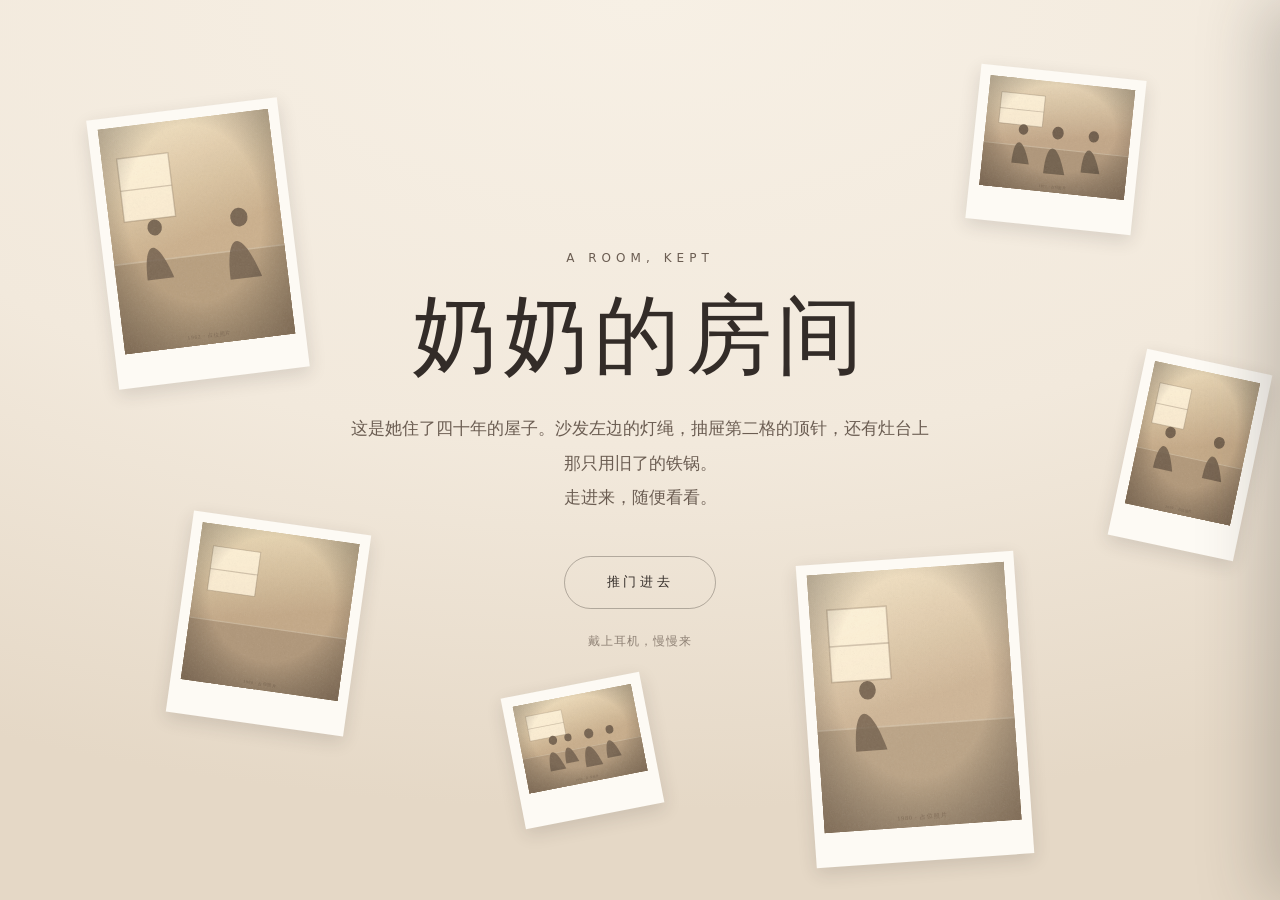
<file: index.html>
<!DOCTYPE html>
<html lang="zh-CN">
<head>
<meta charset="utf-8">
<meta name="viewport" content="width=device-width, initial-scale=1, viewport-fit=cover">
<title>奶奶的房间</title>
<meta name="description" content="一个可以走进去的数字纪念：客厅、厨房、旧照片，和一些还留在这里的声音。">
<link rel="stylesheet" href="styles/style.css">
</head>
<body data-phase="day">

<a class="skip" href="#viewRoom">跳到房间</a>

<!-- ============ 1. 封面：旧照片拼贴 ============ -->
<section class="view view--intro is-active" id="viewIntro">
  <div class="intro__photos" id="introPhotos" aria-hidden="true"></div>
  <div class="intro__inner">
    <p class="intro__kicker" id="introKicker"></p>
    <h1 class="intro__title" id="introTitle">奶奶的房间</h1>
    <p class="intro__lead" id="introLead"></p>
    <button class="btn" id="enterBtn" type="button">推门进去</button>
    <p class="intro__hint" id="introHint"></p>
  </div>
</section>

<!-- ============ 2. 房间 ============ -->
<section class="view view--room" id="viewRoom" aria-label="房间">
  <header class="topbar">
    <span class="brand" id="brand"></span>
    <div class="topbar__tools">
      <button class="pill" id="hintBtn" type="button" aria-pressed="false">哪里可以看</button>
      <button class="pill" id="soundBtn" type="button" aria-pressed="true">声音</button>
      <button class="pill" id="deskBtn" type="button">照片桌<span class="pill__count" id="photoCount" hidden></span></button>
      <button class="pill pill--ghost" id="menuBtn" type="button" aria-expanded="false" aria-controls="menu">…</button>
    </div>
  </header>

  <div class="stage">
    <div class="stage__fit" id="stageFit">
      <div class="scene" id="scene">
        <img class="scene__art" id="sceneArt" alt="" draggable="false">
        <div class="scene__light" id="sceneLight" aria-hidden="true"></div>
        <div class="scene__grain" aria-hidden="true"></div>
        <div class="scene__hotspots" id="hotspots"></div>
        <div class="speech" id="speech" role="status" aria-live="polite" hidden></div>
      </div>
    </div>
    <p class="pan-hint" id="panHint" hidden>← 左右滑动看看房间 →</p>
    <nav class="scenetabs" id="sceneTabs" aria-label="房间之间"></nav>
  </div>

  <div class="menu" id="menu" hidden>
    <button type="button" data-menu="restart">从头再来一次</button>
    <button type="button" data-menu="about">关于这个项目</button>
  </div>
</section>

<!-- ============ 3. 照片桌：自由拼贴 ============ -->
<section class="view view--desk" id="viewDesk" aria-label="照片桌">
  <header class="deskbar">
    <button class="pill" id="deskBack" type="button">← 回到房间</button>
    <p class="deskbar__title">照片桌</p>
    <div class="deskbar__tools">
      <button class="pill" id="deskExport" type="button">导出图片</button>
      <button class="pill pill--ghost" id="deskClear" type="button">清空</button>
    </div>
  </header>
  <div class="desk">
    <div class="desk__tray" id="deskTray" aria-label="抽屉里的照片"></div>
    <div class="desk__board" id="deskBoard" aria-label="桌面，拖动照片自由摆放"></div>
  </div>
  <p class="desk__note" id="deskNote"></p>
</section>

<!-- ============ 记忆抽屉 ============ -->
<aside class="drawer" id="drawer" role="dialog" aria-modal="false" aria-labelledby="drawerTitle" aria-hidden="true" tabindex="-1">
  <button class="drawer__close" id="drawerClose" type="button" aria-label="关上这扇小门">×</button>
  <div class="drawer__body" id="drawerBody"></div>
</aside>
<div class="drawer__scrim" id="drawerScrim" hidden></div>

<!-- ============ 看图 ============ -->
<div class="lightbox" id="lightbox" role="dialog" aria-modal="true" aria-label="看照片" aria-hidden="true">
  <button class="lightbox__close" id="lightboxClose" type="button" aria-label="关上">×</button>
  <button class="lightbox__nav lightbox__nav--prev" id="lightboxPrev" type="button" aria-label="上一张">‹</button>
  <figure class="lightbox__figure">
    <img id="lightboxImg" alt="">
    <figcaption id="lightboxCap"></figcaption>
  </figure>
  <button class="lightbox__nav lightbox__nav--next" id="lightboxNext" type="button" aria-label="下一张">›</button>
</div>

<audio id="ambient" loop preload="none"></audio>

<script>
/* 开发用：把页面里的报错收集起来，方便排查（不影响访客） */
window.__errs = [];
window.addEventListener("error", function (e) { window.__errs.push(String(e.message)); });
window.addEventListener("unhandledrejection", function (e) { window.__errs.push("promise: " + e.reason); });
</script>
<script src="data/content.js"></script>
<script src="js/engine.js"></script>
<script src="js/collage.js"></script>
</body>
</html>
</file>
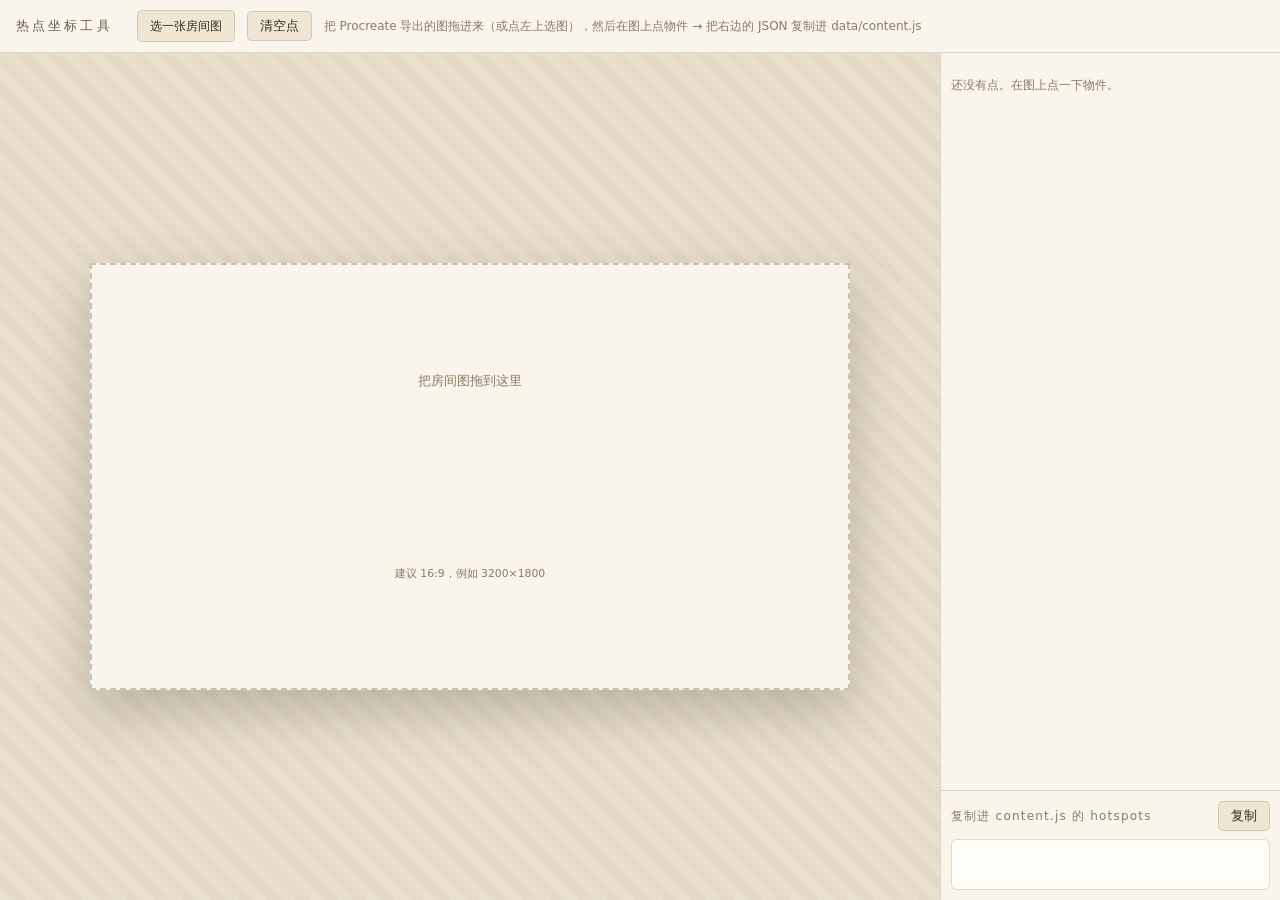
<file: tools/hotspot-editor.html>
<!DOCTYPE html>
<html lang="zh-CN">
<head>
<meta charset="utf-8">
<meta name="viewport" content="width=device-width, initial-scale=1">
<title>热点坐标工具 · 奶奶的房间</title>
<style>
  :root{--ink:#332c28;--paper:#f3ebdd;--gold:#a8834f;--line:rgba(51,44,40,.16)}
  *{box-sizing:border-box}
  body{margin:0;font:14px/1.7 "PingFang SC","Noto Sans SC",system-ui,sans-serif;color:var(--ink);background:#eee5d6;height:100vh;display:flex;flex-direction:column}
  header{padding:10px 16px;display:flex;gap:12px;align-items:center;flex-wrap:wrap;border-bottom:1px solid var(--line);background:#faf5ea}
  h1{font-size:13px;font-weight:400;letter-spacing:.24em;margin:0 12px 0 0;color:#6b5d52}
  .hint{font-size:12px;color:#8a7a68}
  main{flex:1;display:grid;grid-template-columns:1fr 340px;min-height:0}
  #stage{position:relative;overflow:auto;display:flex;align-items:center;justify-content:center;padding:20px;background:repeating-linear-gradient(45deg,#e9dfcd 0 10px,#e5dac7 10px 20px)}
  #wrap{position:relative;line-height:0;box-shadow:0 20px 50px rgba(51,44,40,.25)}
  #wrap img{display:block;max-width:100%;max-height:calc(100vh - 140px);width:auto}
  #wrap.empty{width:min(70vw,760px);aspect-ratio:16/9;background:#faf5ea;border:2px dashed rgba(51,44,40,.25);display:grid;place-items:center;line-height:1.6;color:#8a7a68;font-size:13px;text-align:center;padding:20px}
  .dot{position:absolute;border:2px solid #b4553f;border-radius:50%;background:rgba(180,85,63,.18);transform:translate(-50%,-50%);cursor:move;touch-action:none;display:grid;place-items:center;font:11px/1 sans-serif;color:#7a2f1f}
  .dot span{background:rgba(255,255,255,.85);padding:2px 5px;border-radius:3px;white-space:nowrap;font-size:10px;transform:translateY(-140%)}
  aside{border-left:1px solid var(--line);background:#faf5ea;display:flex;flex-direction:column;min-height:0}
  .list{flex:1;overflow:auto;padding:10px}
  .row{border:1px solid var(--line);border-radius:6px;padding:8px;margin-bottom:8px;background:#fffdf8}
  .row__top{display:flex;gap:6px;align-items:center;margin-bottom:6px}
  .row input,.row select{font:12px/1.4 inherit;padding:3px 6px;border:1px solid var(--line);border-radius:4px;background:#fff;color:var(--ink);min-width:0}
  .row input.grow{flex:1}
  .num{width:56px}
  .del{border:0;background:none;color:#b4553f;cursor:pointer;font-size:16px;padding:0 4px}
  .out{border-top:1px solid var(--line);padding:10px;display:flex;flex-direction:column;gap:8px;max-height:42%}
  textarea{width:100%;flex:1;font:11px/1.5 ui-monospace,Menlo,Consolas,monospace;border:1px solid var(--line);border-radius:6px;padding:8px;resize:none;background:#fffdf8;color:#4a3f37}
  button.act{border:1px solid var(--line);background:#f0e6d4;border-radius:5px;padding:5px 12px;cursor:pointer;font:12px inherit;color:var(--ink)}
  button.act:hover{background:#e6d8c0}
  label.file{border:1px solid var(--line);background:#f0e6d4;border-radius:5px;padding:5px 12px;cursor:pointer;font-size:12px}
  label.file input{display:none}
  @media (max-width:820px){main{grid-template-columns:1fr;grid-template-rows:1fr auto}aside{max-height:44vh;border-left:0;border-top:1px solid var(--line)}}
</style>
</head>
<body>
<header>
  <h1>热点坐标工具</h1>
  <label class="file">选一张房间图<input type="file" id="file" accept="image/*"></label>
  <button class="act" id="clear">清空点</button>
  <span class="hint">把 Procreate 导出的图拖进来（或点左上选图），然后在图上点物件 → 把右边的 JSON 复制进 data/content.js</span>
</header>

<main>
  <div id="stage">
    <div id="wrap" class="empty">把房间图拖到这里<br><small>建议 16:9，例如 3200×1800</small></div>
  </div>
  <aside>
    <div class="list" id="list"></div>
    <div class="out">
      <div style="display:flex;gap:8px;align-items:center">
        <strong style="font-weight:400;font-size:12px;letter-spacing:.1em;color:#8a7a68">复制进 content.js 的 hotspots</strong>
        <button class="act" id="copy" style="margin-left:auto">复制</button>
      </div>
      <textarea id="json" readonly></textarea>
    </div>
  </aside>
</main>

<script>
(function(){
  "use strict";
  var wrap = document.getElementById("wrap");
  var stage = document.getElementById("stage");
  var listEl = document.getElementById("list");
  var jsonEl = document.getElementById("json");
  var points = [];   // {id,label,kind,x,y,d}
  var seq = 1;
  var img = null;

  function esc(s){ return String(s).replace(/[&<>"]/g,function(c){return {"&":"&amp;","<":"&lt;",">":"&gt;","\"":"&quot;"}[c];}); }

  /* ---- 载入图片 ---- */
  function loadFile(file){
    if(!file || !/^image\//.test(file.type)) return;
    var url = URL.createObjectURL(file);
    setImage(url, file.name);
  }

  function setImage(url, name){
    wrap.className = "";
    wrap.innerHTML = "";
    img = new Image();
    img.onload = function(){ renderPoints(); };
    img.src = url;
    img.alt = name || "房间图";
    img.draggable = false;
    wrap.appendChild(img);
    renderPoints();
  }

  function round1(n){ return Math.round(n * 10) / 10; }

  /* ---- 画点 ---- */
  function renderPoints(){
    Array.prototype.slice.call(wrap.querySelectorAll(".dot")).forEach(function(n){ n.remove(); });
    var w = wrap.clientWidth;
    points.forEach(function(p, i){
      var dot = document.createElement("div");
      dot.className = "dot";
      dot.style.left = p.x + "%";
      dot.style.top = p.y + "%";
      dot.style.width = (p.d / 100 * w) + "px";
      dot.style.height = dot.style.width;
      dot.innerHTML = "<span>" + esc(p.label || p.id) + "</span>" + (i + 1);
      dot.title = "拖动可微调位置";

      dot.addEventListener("pointerdown", function(e){
        e.stopPropagation(); e.preventDefault();
        var rect = wrap.getBoundingClientRect();
        dot.setPointerCapture(e.pointerId);
        function move(ev){
          p.x = round1(Math.max(0, Math.min(100, (ev.clientX - rect.left) / rect.width * 100)));
          p.y = round1(Math.max(0, Math.min(100, (ev.clientY - rect.top) / rect.height * 100)));
          dot.style.left = p.x + "%";
          dot.style.top = p.y + "%";
          updateRow(i);
          output();
        }
        function up(){
          dot.removeEventListener("pointermove", move);
          dot.removeEventListener("pointerup", up);
        }
        dot.addEventListener("pointermove", move);
        dot.addEventListener("pointerup", up);
      });

      wrap.appendChild(dot);
    });
  }

  function updateRow(i){
    var row = listEl.children[i];
    if(!row) return;
    row.querySelector(".x").value = points[i].x;
    row.querySelector(".y").value = points[i].y;
  }

  /* ---- 列表 ---- */
  function renderList(){
    listEl.innerHTML = "";
    if(!points.length){
      listEl.innerHTML = '<p style="font-size:12px;color:#8a7a68">还没有点。在图上点一下物件。</p>';
    }
    points.forEach(function(p, i){
      var row = document.createElement("div");
      row.className = "row";
      row.innerHTML =
        '<div class="row__top">' +
          '<span style="color:#b4553f;font-size:11px">' + (i + 1) + '</span>' +
          '<input class="grow label" placeholder="名字，例如 缝纫机" value="' + esc(p.label) + '">' +
          '<button class="del" title="删掉">×</button>' +
        '</div>' +
        '<div class="row__top" style="margin:0">' +
          '<select class="kind">' +
            '<option value="memory">故事</option>' +
            '<option value="granny">奶奶</option>' +
            '<option value="scene">换房间</option>' +
          '</select>' +
          '<input class="grow id" placeholder="id" value="' + esc(p.id) + '">' +
          '<input class="num x" type="number" step="0.1" value="' + p.x + '">' +
          '<input class="num y" type="number" step="0.1" value="' + p.y + '">' +
          '<input class="num d" type="number" step="0.5" value="' + p.d + '">' +
        '</div>';

      row.querySelector(".kind").value = p.kind;
      row.querySelector(".label").addEventListener("input", function(e){ p.label = e.target.value; renderPoints(); output(); });
      row.querySelector(".id").addEventListener("input", function(e){ p.id = e.target.value.trim(); output(); });
      row.querySelector(".kind").addEventListener("change", function(e){ p.kind = e.target.value; output(); });
      ["x", "y", "d"].forEach(function(k){
        row.querySelector("." + k).addEventListener("input", function(e){
          p[k] = parseFloat(e.target.value) || 0;
          renderPoints(); output();
        });
      });
      row.querySelector(".del").addEventListener("click", function(){
        points.splice(i, 1); renderList(); renderPoints(); output();
      });
      listEl.appendChild(row);
    });
  }

  /* ---- 输出 ---- */
  function output(){
    var out = points.map(function(p){
      var s = '{\n  id: "' + p.id + '", label: "' + (p.label || "（名字）") + '", kind: "' + p.kind + '",\n  x: ' + p.x + ', y: ' + p.y + ', d: ' + p.d;
      if(p.kind === "scene") s += ',\n  to: "kitchen"';
      if(p.kind === "memory") s += ',\n  story: {\n    title: "' + (p.label || "标题") + '",\n    body: ["……"],\n    audio: "",\n    transcript: "",\n    photos: []\n  }';
      return s + '\n}';
    }).join(",\n");
    jsonEl.value = out;
  }

  function refresh(){ renderList(); renderPoints(); output(); }

  /* ---- 事件 ---- */
  document.getElementById("file").addEventListener("change", function(e){ loadFile(e.target.files[0]); });
  document.getElementById("clear").addEventListener("click", function(){
    if(!points.length) return;
    if(!confirm("清空所有点？")) return;
    points = []; refresh();
  });
  document.getElementById("copy").addEventListener("click", function(){
    jsonEl.select();
    if(navigator.clipboard) navigator.clipboard.writeText(jsonEl.value).catch(function(){ document.execCommand("copy"); });
    else document.execCommand("copy");
    this.textContent = "已复制";
    var btn = this;
    setTimeout(function(){ btn.textContent = "复制"; }, 1400);
  });

  wrap.addEventListener("click", function(e){
    if(e.target !== img) return;
    var r = wrap.getBoundingClientRect();
    var x = (e.clientX - r.left) / r.width * 100;
    var y = (e.clientY - r.top) / r.height * 100;
    points.push({ id: "spot" + (seq++), label: "", kind: "memory", x: round1(x), y: round1(y), d: 10 });
    refresh();
  }, true);

  ["dragenter","dragover"].forEach(function(t){
    document.addEventListener(t, function(e){ e.preventDefault(); });
  });
  document.addEventListener("drop", function(e){
    e.preventDefault();
    var f = e.dataTransfer.files && e.dataTransfer.files[0];
    if(f) loadFile(f);
  });
  window.addEventListener("resize", function(){ renderPoints(); });

  refresh();
})();
</script>
</body>
</html>
</file>
<file: styles/style.css>
/* =========================================================
   奶奶的房间 —— 样式
   配色/字号都在 :root 里改，不用动结构。
   ========================================================= */

:root{
  --paper:#f2e9dc;
  --paper-2:#e7dbc9;
  --ink:#332c28;
  --ink-soft:#6b5d52;
  --gold:#a8834f;
  --gold-soft:#c9a978;
  --shadow:0 18px 50px rgba(51,44,40,.18);
  --shadow-s:0 6px 18px rgba(51,44,40,.14);

  --serif:"Songti SC","Noto Serif SC","Source Han Serif SC",Georgia,"Times New Roman",serif;
  --sans:"PingFang SC","Hiragino Sans GB","Noto Sans SC",system-ui,-apple-system,"Segoe UI",sans-serif;

  --ease:cubic-bezier(.22,.61,.36,1);
}

*,*::before,*::after{box-sizing:border-box}
[hidden]{display:none !important}
:focus-visible{outline:2px solid rgba(168,131,79,.9);outline-offset:3px;border-radius:2px}
button:focus{outline:none}
button:focus-visible{outline:2px solid rgba(168,131,79,.9);outline-offset:3px}

html,body{height:100%}
body{
  margin:0;
  background:var(--paper);
  color:var(--ink);
  font-family:var(--sans);
  font-size:16px;
  line-height:1.75;
  -webkit-font-smoothing:antialiased;
  overflow:hidden;
}

img{max-width:100%}
button{font:inherit;color:inherit}

.skip{
  position:fixed;left:12px;top:-60px;z-index:999;
  padding:10px 16px;background:var(--ink);color:var(--paper);
  border-radius:4px;text-decoration:none;transition:top .2s;
}
.skip:focus{top:12px}

/* ---------- 视图切换 ---------- */
.view{
  position:fixed;inset:0;
  opacity:0;pointer-events:none;
  transition:opacity .8s var(--ease);
  overflow:hidden;
}
.view.is-active{opacity:1;pointer-events:auto}

/* =========================================================
   封面
   ========================================================= */
.view--intro{background:radial-gradient(120% 90% at 50% 0%,#f7f0e5 0%,var(--paper) 55%,#e5d8c6 100%)}

.intro__photos{position:absolute;inset:0;pointer-events:none}
.intro__photo{
  position:absolute;
  background:#fdfaf4;
  padding:10px 10px 34px;
  box-shadow:var(--shadow-s);
  transform:rotate(var(--rot,0deg));
  animation:drift 18s ease-in-out infinite alternate;
  opacity:0;
  transition:opacity 1.2s var(--ease);
}
.intro__photo img{display:block;width:100%;height:100%;object-fit:cover;filter:sepia(.18) contrast(.96)}
.intro__photo.is-in{opacity:1}
@keyframes drift{
  from{transform:rotate(var(--rot,0deg)) translateY(0)}
  to{transform:rotate(calc(var(--rot,0deg) + 1.2deg)) translateY(-10px)}
}

.intro__inner{
  position:relative;z-index:2;
  height:100%;
  display:flex;flex-direction:column;align-items:center;justify-content:center;
  text-align:center;
  padding:8vh 24px;
}
.intro__kicker{
  margin:0 0 18px;
  font-size:12px;letter-spacing:.42em;text-transform:uppercase;
  color:var(--ink-soft);
}
.intro__title{
  margin:0;
  font-family:var(--serif);
  font-weight:400;
  font-size:clamp(38px,7vw,86px);
  letter-spacing:.06em;
  line-height:1.15;
}
.intro__lead{
  margin:26px 0 0;
  max-width:34em;
  font-family:var(--serif);
  font-size:clamp(14px,1.5vw,17px);
  line-height:2.05;
  color:var(--ink-soft);
}
.btn{
  margin-top:40px;
  padding:14px 42px;
  background:transparent;
  border:1px solid rgba(51,44,40,.32);
  border-radius:999px;
  letter-spacing:.28em;
  font-size:13px;
  cursor:pointer;
  transition:background .5s var(--ease),color .5s var(--ease),border-color .5s var(--ease),letter-spacing .5s var(--ease);
}
.btn:hover,.btn:focus-visible{
  background:var(--ink);color:var(--paper);
  border-color:var(--ink);
  letter-spacing:.34em;
  outline:none;
}
.intro__hint{
  margin:22px 0 0;font-size:12px;color:var(--ink-soft);opacity:.72;
  letter-spacing:.08em;
}

/* =========================================================
   房间
   ========================================================= */
.view--room{background:linear-gradient(180deg,#e9ddca,#ded0ba)}

.topbar{
  position:absolute;top:0;left:0;right:0;z-index:20;
  display:flex;align-items:center;justify-content:space-between;gap:12px;
  padding:14px 20px;
  pointer-events:none;
}
.topbar > *{pointer-events:auto}
.brand{
  font-family:var(--serif);
  font-size:13px;letter-spacing:.3em;color:var(--ink-soft);
  opacity:.8;
}
.topbar__tools{display:flex;align-items:center;gap:8px;flex-wrap:wrap;justify-content:flex-end}

.pill{
  display:inline-flex;align-items:center;gap:6px;
  padding:7px 15px;
  background:rgba(253,250,244,.62);
  border:1px solid rgba(51,44,40,.16);
  border-radius:999px;
  font-size:12px;letter-spacing:.1em;color:var(--ink-soft);
  cursor:pointer;
  backdrop-filter:blur(10px);
  transition:background .3s,color .3s,border-color .3s;
  white-space:nowrap;
}
.pill:hover{border-color:rgba(51,44,40,.4);color:var(--ink)}
.pill[aria-pressed="true"]{background:var(--ink);color:var(--paper);border-color:var(--ink)}
.pill--ghost{background:transparent;padding:7px 11px}
.pill__count{
  font-size:10px;min-width:16px;height:16px;line-height:16px;text-align:center;
  background:var(--gold);color:#fff;border-radius:999px;padding:0 4px;
}

.stage{
  height:100%;
  display:flex;flex-direction:column;align-items:center;justify-content:center;
  gap:14px;
  padding:64px 20px 20px;
  transition:padding-right .55s var(--ease);
}
body.drawer-open .stage{padding-right:min(452px,42vw)}
.stage__fit{
  flex:1 1 auto;min-height:0;width:100%;
  display:flex;align-items:center;justify-content:center;
}

.scene{
  position:relative;
  display:block;
  container-type:inline-size;
  border-radius:10px;
  overflow:hidden;
  box-shadow:var(--shadow);
  background:#dcd0bd;
  user-select:none;
  /* 实际尺寸由 engine.js 的 fitScene() 按图片比例算出来 */
  width:100%;aspect-ratio:16/9;
}
.scene__art{
  display:block;
  width:100%;height:100%;
  transition:opacity .6s var(--ease),filter .8s var(--ease);
}
.scene__art.is-fading{opacity:0}

/* 光线（随时间变化） */
.scene__light{position:absolute;inset:0;pointer-events:none;transition:background .9s var(--ease),opacity .9s;mix-blend-mode:multiply}

body[data-phase="day"] .scene__light{
  background:radial-gradient(62% 54% at 24% 10%,rgba(255,244,214,.34),rgba(255,240,214,0) 66%);
  mix-blend-mode:screen;
}
body[data-phase="dusk"] .scene__light{
  background:linear-gradient(105deg,rgba(255,196,132,.34) 0%,rgba(230,140,90,.26) 42%,rgba(96,66,80,.3) 100%);
}
body[data-phase="night"] .scene__light{
  background:
    radial-gradient(40% 34% at 51% 18%,rgba(255,228,176,.55),rgba(255,228,176,0) 70%),
    radial-gradient(34% 30% at 48% 62%,rgba(255,214,160,.26),rgba(255,214,160,0) 72%),
    linear-gradient(180deg,rgba(28,36,62,.62),rgba(24,28,48,.74));
}
.scene__grain{
  position:absolute;inset:0;pointer-events:none;opacity:.10;
  background-image:radial-gradient(rgba(0,0,0,.5) .5px,transparent .6px);
  background-size:3px 3px;
  mix-blend-mode:overlay;
}

/* 热点：平时看不见，靠近/提示时亮 */
.scene__hotspots{position:absolute;inset:0}
.hotspot{
  position:absolute;
  left:calc(var(--x) * 1%);
  top:calc(var(--y) * 1%);
  width:calc(var(--d) * 1cqw);
  height:calc(var(--d) * 1cqw);
  transform:translate(-50%,-50%);
  border-radius:50%;
  border:0;
  padding:0;
  background:transparent;
  cursor:pointer;
  display:grid;place-items:center;
  min-width:44px;min-height:44px;
  transition:background .35s var(--ease),box-shadow .35s var(--ease);
}
.hotspot::before{
  content:"";
  position:absolute;inset:-18%;
  border-radius:50%;
  background:radial-gradient(circle,rgba(255,249,235,.5),rgba(255,249,235,0) 68%);
  opacity:0;
  transition:opacity .4s var(--ease);
}
.hotspot:hover::before,.hotspot:focus-visible::before{opacity:1}
.hotspot:hover,.hotspot:focus-visible{
  background:rgba(255,249,235,.14);
  box-shadow:0 0 0 1px rgba(255,249,235,.45) inset;
  outline:none;
}
.hotspot:focus-visible{box-shadow:0 0 0 2px rgba(255,249,235,.9) inset}
body.is-hinting .hotspot::before{opacity:.85}
body.is-hinting .hotspot{
  box-shadow:0 0 0 1px rgba(255,249,235,.55) inset;
  animation:breathe 3.4s ease-in-out infinite;
}
@keyframes breathe{
  0%,100%{background:rgba(255,249,235,.06)}
  50%{background:rgba(255,249,235,.2)}
}
/* 看过的记忆留一个很淡的印记 */
.hotspot.is-found::after{
  content:"";
  width:7%;height:7%;min-width:5px;min-height:5px;
  border-radius:50%;
  background:rgba(255,248,235,.85);
  box-shadow:0 0 6px rgba(255,240,200,.55);
  opacity:.4;
}
.hotspot__label{
  position:absolute;top:calc(100% + 4px);left:50%;transform:translateX(-50%);
  font-size:11px;letter-spacing:.12em;color:#fff8ea;
  background:rgba(51,44,40,.62);
  padding:3px 9px;border-radius:3px;
  white-space:nowrap;
  opacity:0;transition:opacity .25s;pointer-events:none;
}
body.is-hinting .hotspot__label,.hotspot:hover .hotspot__label,.hotspot:focus-visible .hotspot__label{opacity:1}

/* 奶奶说的话 */
.speech{
  position:absolute;
  left:calc(var(--x,50) * 1%);
  top:calc(var(--y,50) * 1%);
  transform:translate(-50%,-100%) translateY(-14px);
  max-width:min(320px,52cqw);
  padding:14px 18px;
  background:rgba(253,249,241,.95);
  border-radius:10px;
  box-shadow:var(--shadow-s);
  font-family:var(--serif);
  font-size:14px;line-height:1.85;
  color:var(--ink);
  animation:speechIn .45s var(--ease);
}
.speech::after{
  content:"";position:absolute;left:50%;bottom:-7px;margin-left:-7px;
  width:14px;height:14px;background:rgba(253,249,241,.95);
  transform:rotate(45deg);
}
@keyframes speechIn{
  from{opacity:0;transform:translate(-50%,-100%) translateY(0)}
  to{opacity:1;transform:translate(-50%,-100%) translateY(-14px)}
}

/* 场景切换 */
.pan-hint{
  margin:0;font-size:11px;letter-spacing:.22em;color:var(--ink-soft);opacity:.75;
  animation:panHint 3.2s ease-in-out infinite;
}
@keyframes panHint{0%,100%{opacity:.45}50%{opacity:.9}}
.scenetabs{display:flex;gap:8px}
.scenetab{
  padding:6px 18px;border:0;border-radius:999px;
  background:rgba(253,250,244,.5);
  font-size:12px;letter-spacing:.18em;color:var(--ink-soft);
  cursor:pointer;transition:background .3s,color .3s;
}
.scenetab.is-active{background:var(--ink);color:var(--paper)}

/* 右上角小菜单 */
.menu{
  position:absolute;top:58px;right:20px;z-index:30;
  background:rgba(253,250,244,.97);
  border-radius:8px;box-shadow:var(--shadow);
  padding:6px;display:flex;flex-direction:column;min-width:170px;
}
.menu button{
  background:none;border:0;text-align:left;
  padding:9px 14px;border-radius:5px;font-size:13px;cursor:pointer;
}
.menu button:hover{background:rgba(168,131,79,.14)}

/* =========================================================
   记忆抽屉
   ========================================================= */
.drawer{
  position:fixed;top:0;right:0;bottom:0;z-index:60;
  width:min(440px,92vw);
  background:linear-gradient(180deg,#fbf6ec,#f2e9db);
  box-shadow:-24px 0 60px rgba(51,44,40,.22);
  transform:translateX(101%);
  transition:transform .55s var(--ease);
  display:flex;flex-direction:column;
}
.drawer.is-open{transform:none}
.drawer__close{
  position:absolute;top:12px;right:14px;
  width:38px;height:38px;border:0;border-radius:50%;
  background:transparent;font-size:24px;line-height:1;color:var(--ink-soft);
  cursor:pointer;z-index:2;
}
.drawer__close:hover{background:rgba(168,131,79,.15);color:var(--ink)}
.drawer__body{
  overflow-y:auto;overscroll-behavior:contain;
  padding:52px 34px 60px;
  -webkit-overflow-scrolling:touch;
}
.drawer__scrim{position:fixed;inset:0;z-index:55;background:rgba(40,33,28,.18);backdrop-filter:blur(1px)}

.story__kicker{
  margin:0 0 10px;font-size:11px;letter-spacing:.3em;text-transform:uppercase;color:var(--gold);
}
.story__title{
  margin:0 0 20px;font-family:var(--serif);font-weight:400;
  font-size:30px;line-height:1.3;letter-spacing:.02em;
}
.story__body p{
  margin:0 0 1.1em;
  font-family:var(--serif);
  font-size:16px;line-height:2.05;color:#453b34;
}
.story__body p:first-letter{margin-left:0}
.story__sample{
  display:inline-block;margin-bottom:14px;
  font-family:var(--sans);font-size:10px;letter-spacing:.16em;
  color:#8a6a3d;background:rgba(168,131,79,.14);
  border:1px dashed rgba(168,131,79,.5);
  padding:3px 9px;border-radius:3px;
}

.audio{margin:26px 0 0}
.audio__label{font-size:11px;letter-spacing:.14em;color:var(--ink-soft);margin:0 0 8px}
.audio audio{width:100%;height:38px;filter:sepia(.25) saturate(.85)}
.transcript{margin-top:12px;font-size:13px;color:var(--ink-soft)}
.transcript summary{cursor:pointer;letter-spacing:.1em;font-size:11px;color:var(--gold);list-style:none}
.transcript summary::-webkit-details-marker{display:none}
.transcript summary::before{content:"▸ ";}
.transcript[open] summary::before{content:"▾ ";}
.transcript p{margin:10px 0 0;font-family:var(--serif);font-size:14px;line-height:1.95}

.story__photos{
  margin:30px 0 0;
  display:grid;grid-template-columns:1fr 1fr;gap:12px;
}
.story__photos button{
  border:0;padding:0;background:none;cursor:pointer;display:block;
  transition:transform .4s var(--ease);
}
.story__photos button:hover{transform:translateY(-3px) rotate(-.6deg)}
.story__photos img{
  display:block;width:100%;aspect-ratio:1/1;object-fit:cover;
  box-shadow:var(--shadow-s);
  filter:sepia(.12);
}
.story__photos figcaption{
  font-size:11px;color:var(--ink-soft);margin-top:6px;line-height:1.5;text-align:left;
}
.story__photos figure{margin:0}
.story__foot{
  margin-top:34px;padding-top:18px;border-top:1px solid rgba(51,44,40,.12);
  font-size:11px;letter-spacing:.1em;color:var(--ink-soft);
}
.story__foot button{
  background:none;border:0;padding:0;color:var(--gold);cursor:pointer;
  font-size:11px;letter-spacing:.1em;text-decoration:underline;text-underline-offset:3px;
}

/* =========================================================
   看图（灯箱）
   ========================================================= */
.lightbox{
  position:fixed;inset:0;z-index:80;
  display:none;align-items:center;justify-content:center;
  background:rgba(28,23,19,.94);
  padding:40px;
}
.lightbox.is-open{display:flex}
.lightbox__figure{margin:0;max-width:min(900px,82vw);text-align:center}
.lightbox__figure img{max-height:76vh;width:auto;box-shadow:0 30px 80px rgba(0,0,0,.5)}
.lightbox__figure figcaption{
  margin-top:16px;color:#e8dccb;font-family:var(--serif);font-size:14px;line-height:1.7;
}
.lightbox__close{
  position:absolute;top:18px;right:22px;
  width:44px;height:44px;border:0;border-radius:50%;
  background:transparent;color:#e8dccb;font-size:28px;cursor:pointer;
}
.lightbox__close:hover{background:rgba(255,255,255,.1)}
.lightbox__nav{
  position:absolute;top:50%;transform:translateY(-50%);
  width:52px;height:52px;border:0;border-radius:50%;
  background:rgba(255,255,255,.06);color:#e8dccb;
  font-size:30px;line-height:1;cursor:pointer;
}
.lightbox__nav:hover{background:rgba(255,255,255,.16)}
.lightbox__nav--prev{left:16px}
.lightbox__nav--next{right:16px}

/* =========================================================
   照片桌
   ========================================================= */
.view--desk{background:linear-gradient(180deg,#e3d5c0,#cdbb9f)}
.deskbar{
  position:absolute;top:0;left:0;right:0;z-index:10;
  display:flex;align-items:center;justify-content:space-between;gap:12px;
  padding:14px 20px;
}
.deskbar__title{font-family:var(--serif);letter-spacing:.3em;font-size:13px;color:var(--ink-soft);margin:0}
.deskbar__tools{display:flex;gap:8px}

.desk{
  position:absolute;inset:64px 0 44px;
  display:grid;grid-template-columns:minmax(120px,168px) 1fr;
  gap:14px;padding:0 18px;
}
.desk__tray{
  overflow-y:auto;display:flex;flex-direction:column;gap:10px;
  padding:10px;background:rgba(253,250,244,.4);border-radius:8px;
}
.desk__tray img{
  display:block;width:100%;aspect-ratio:1/1;object-fit:cover;cursor:pointer;
  box-shadow:var(--shadow-s);transition:transform .3s var(--ease);
  filter:sepia(.1);
}
.desk__tray button{border:0;padding:0;background:none}
.desk__tray button:hover img{transform:translateY(-2px) rotate(-1deg)}
.desk__tray button.is-used{opacity:.42}
.desk__tray button:focus-visible{outline:2px solid var(--ink);outline-offset:3px}

.desk__board{
  position:relative;overflow:hidden;
  background:
    radial-gradient(70% 55% at 28% 18%,rgba(255,248,232,.34),rgba(255,248,232,0) 68%),
    repeating-linear-gradient(94deg,rgba(96,66,42,.10) 0 2px,transparent 2px 15px),
    repeating-linear-gradient(94deg,rgba(255,238,210,.05) 0 1px,transparent 1px 7px),
    linear-gradient(160deg,#b99a72,#9c7d58);
  border-radius:10px;
  box-shadow:inset 0 0 90px rgba(90,66,44,.34);
  touch-action:none;
}
.desk__board::after{
  content:"拖动照片摆在这里。双击一张照片，可以放大看。";
  position:absolute;left:50%;top:50%;transform:translate(-50%,-50%);
  font-size:12px;letter-spacing:.16em;color:rgba(48,34,22,.72);
  pointer-events:none;transition:opacity .4s;text-align:center;width:80%;
}
.desk__board.has-items::after{opacity:0}

.photo{
  position:absolute;
  padding:0;border:0;background:none;
  transform-origin:center;
  touch-action:none;
  cursor:grab;
}
.photo.is-dragging{cursor:grabbing}
.photo__card{
  background:#fdfaf4;
  box-shadow:0 8px 22px rgba(51,36,22,.34);
  padding:6px 6px 0;
  display:block;
  pointer-events:none;
}
.photo__card img{display:block;width:100%;height:auto;filter:sepia(.12)}
.photo__card span{
  display:block;padding:5px 2px 6px;
  font-family:var(--serif);font-size:10px;line-height:1.35;color:var(--ink-soft);
  text-align:center;white-space:nowrap;overflow:hidden;text-overflow:ellipsis;
}
.photo.is-selected{outline:1px dashed rgba(255,248,232,.85);outline-offset:6px}
.photo__handle{
  position:absolute;width:18px;height:18px;border-radius:50%;
  background:#fdfaf4;border:1px solid rgba(51,44,40,.35);
  display:none;cursor:pointer;z-index:2;
}
.photo.is-selected .photo__handle{display:block}
.photo__handle--scale{right:-9px;bottom:-9px;cursor:nwse-resize}
.photo__handle--rotate{left:50%;top:-24px;margin-left:-9px;cursor:grab}
.photo__handle--remove{right:-9px;top:-9px;cursor:pointer;font-size:12px;line-height:16px;text-align:center}
.desk__note{
  position:absolute;left:0;right:0;bottom:10px;margin:0;text-align:center;
  font-size:11px;letter-spacing:.1em;color:rgba(60,45,32,.6);
}

/* =========================================================
   窄屏
   ========================================================= */
@media (max-width:760px){
  body.drawer-open .stage{padding-right:8px;padding-left:8px}
  /* 手机上房间按高度铺满，左右滑动看 —— 比缩成一窄条好得多 */
  .stage__fit{
    overflow-x:auto;overflow-y:hidden;justify-content:flex-start;scrollbar-width:none;
    flex:0 0 auto;height:60vh;
  }
  .stage__fit::-webkit-scrollbar{display:none}
  .scene{flex:0 0 auto}
  .pan-hint{display:block}
  .topbar{padding:10px 12px;gap:8px}
  .brand{display:none}
  .topbar__tools{gap:6px;flex:1;justify-content:flex-end}
  .pill{padding:6px 11px;font-size:11px}
  .stage{padding:54px 8px 10px;gap:10px}
  .drawer{width:100vw}
  .drawer__body{padding:56px 22px 48px}
  .speech{max-width:70cqw;font-size:13px;padding:11px 14px}
  .desk{grid-template-columns:1fr;grid-template-rows:auto 1fr;inset:58px 0 38px;padding:0 10px}
  .desk__tray{flex-direction:row;overflow-x:auto;overflow-y:hidden;height:96px}
  .desk__tray img{width:76px;height:76px}
  .deskbar{padding:10px 12px}
  .deskbar__title{display:none}
  .lightbox{padding:16px}

  /* 封面：手机上照片收在上半部，标题落在下半部，别压住按钮 */
  .intro__photos{height:46vh;bottom:auto}
  .intro__photo{width:26% !important;padding:6px 6px 24px}
  .intro__inner{justify-content:flex-end;padding:0 20px 12vh}
  .intro__title{font-size:clamp(34px,11vw,54px)}
  .intro__lead{font-size:14px;line-height:1.95}
  .btn{margin-top:28px}
}

/* =========================================================
   减少动态
   ========================================================= */
@media (prefers-reduced-motion:reduce){
  *,*::before,*::after{animation-duration:.001ms !important;animation-iteration-count:1 !important;transition-duration:.12s !important}
  .intro__photo{animation:none}
}
</file>
